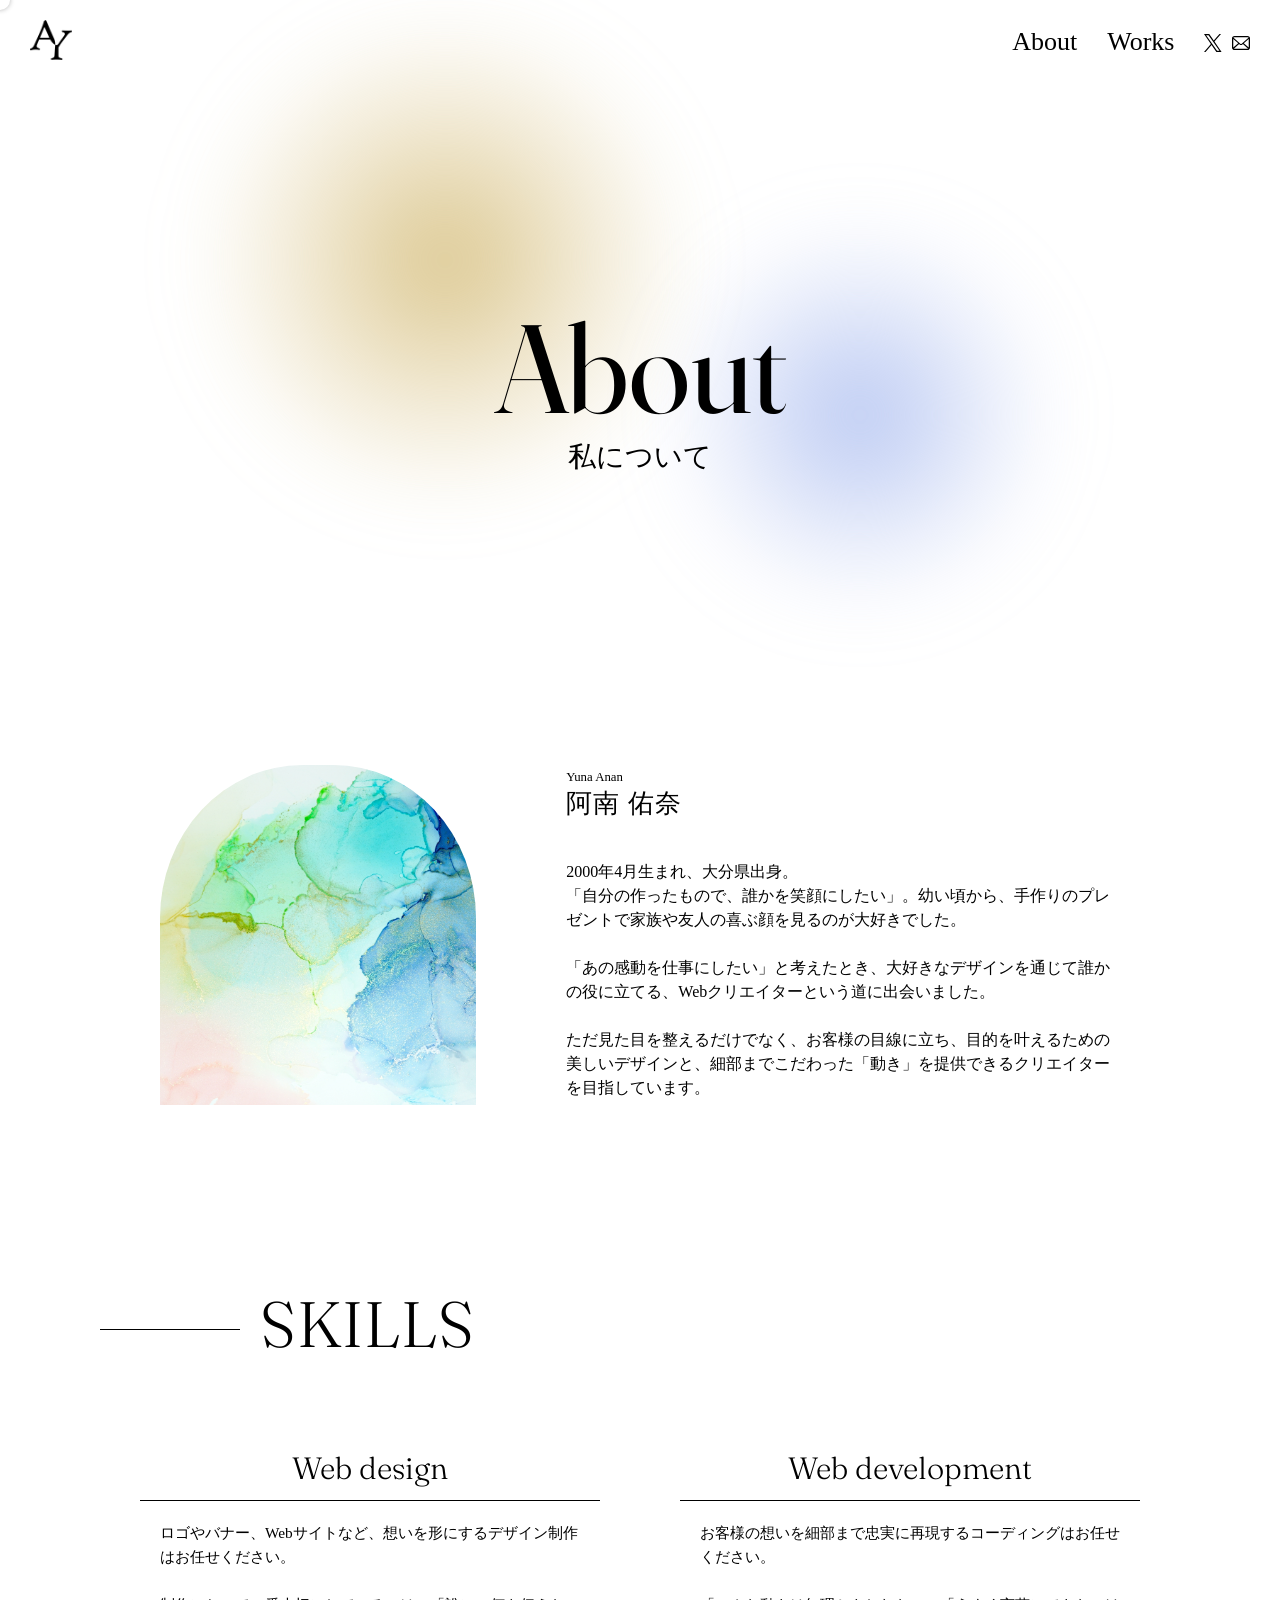
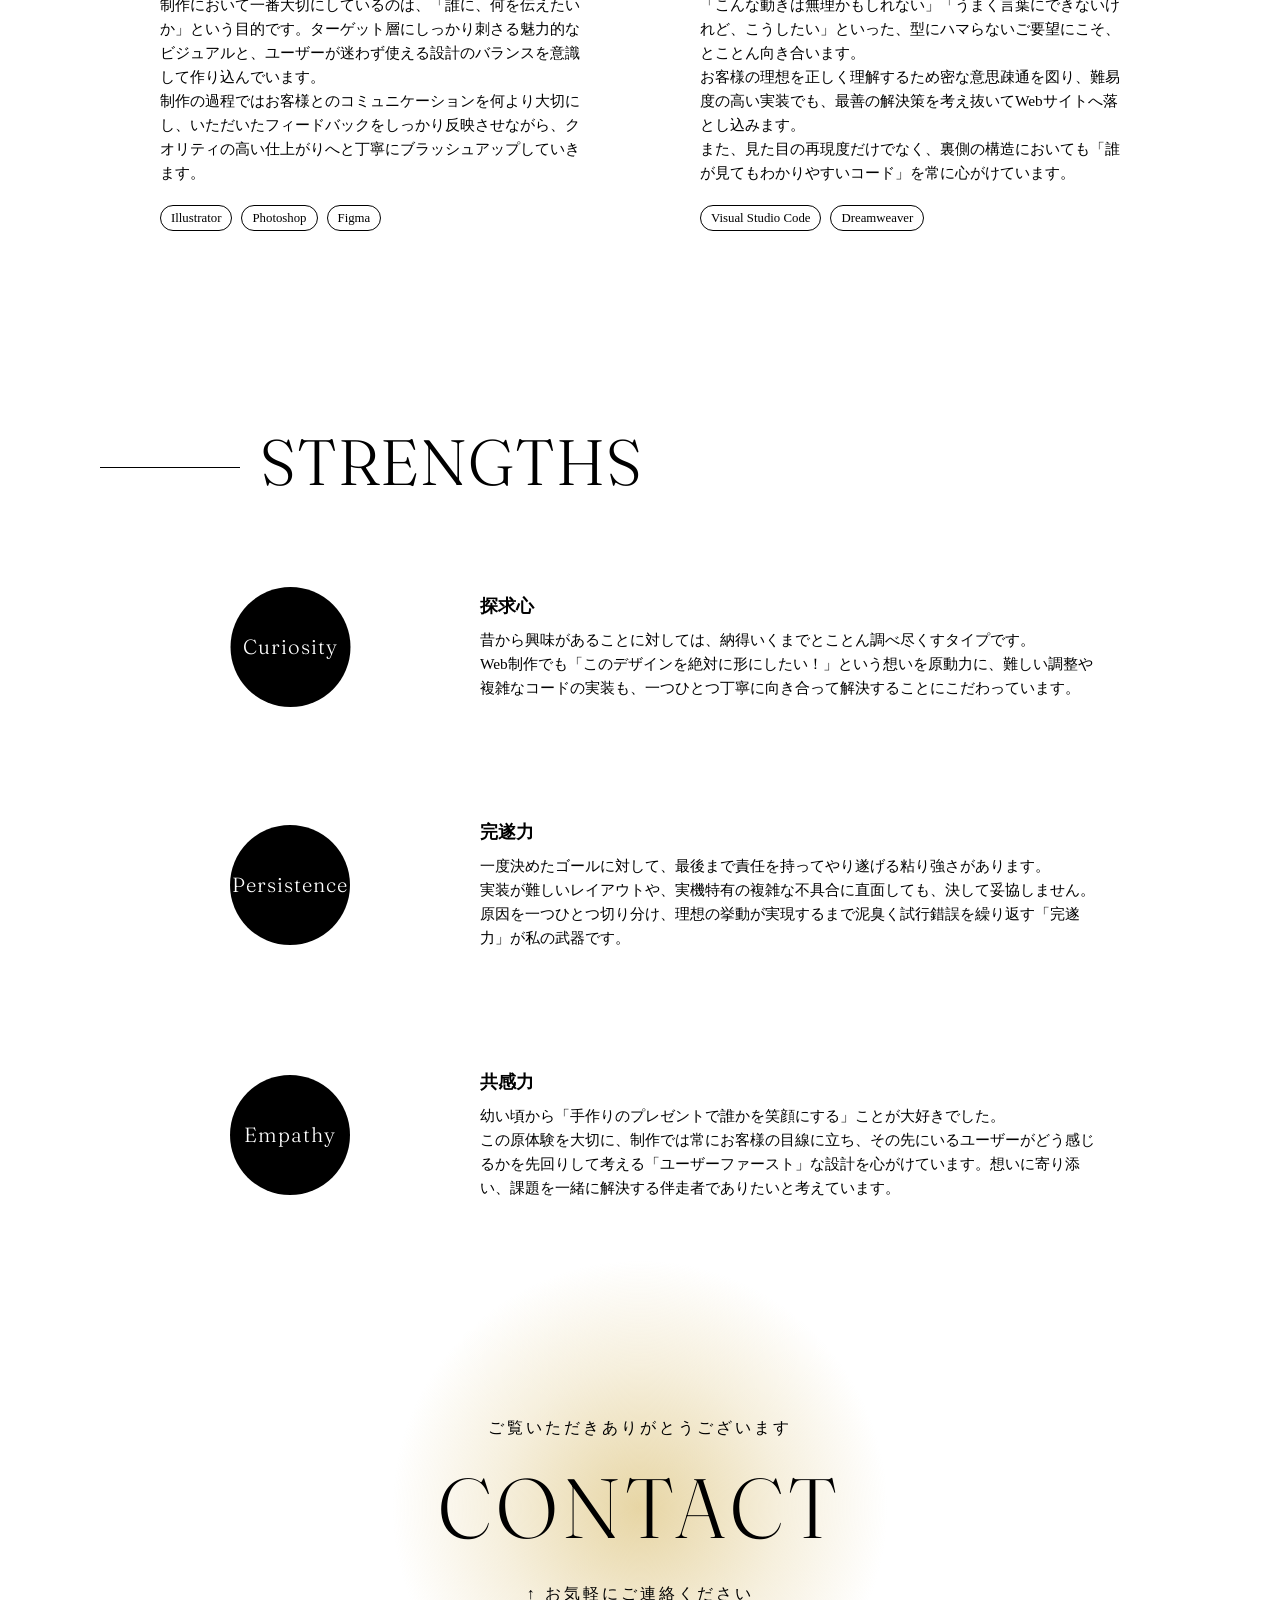
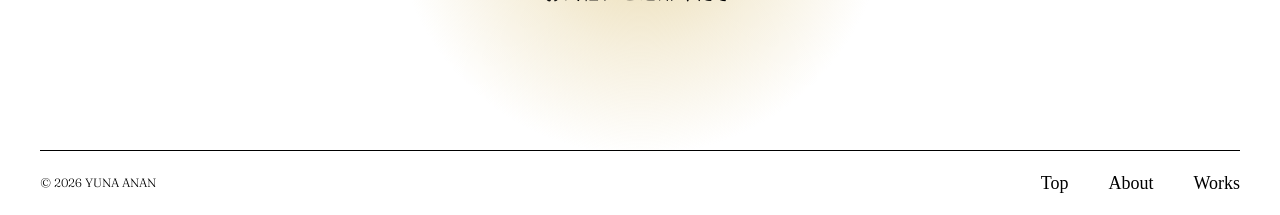
<file: about.html>
<!doctype html>
<html lang="ja">
<head>
<meta charset="utf-8">
<meta name = "viewport" content = "width = device-width, initial-scale=1, user-scalable=yes">
<meta name="description" content="yuna's portfolio_About page">
<meta property="og:url" content="http://www.mySite.com/">
<meta property="og:title" content="yuna anan">
<meta property="og:site_name" content="yuna anan">
<meta property="og:type" content="website">
<meta property="og:locale" content="ja-JP">
<meta property="og:image" content="image/common/favicon.ico">
<meta property="og:description" content="yuna'portfolio">
<meta name="twitter:card" content="summary">
<meta name="color-scheme" content="light">

<title>yuna anan</title>
<link rel="stylesheet" href="CSS/reset.css">
<link rel="stylesheet" href="CSS/common.css">
<link rel="stylesheet" href="CSS/about.css">
<link href="image/common/favicon.ico" rel="icon" type="image/x-icon">
<link rel="apple-touch-icon" href="image/common/apple-touch-icon.png">
<link rel="preconnect" href="https://fonts.googleapis.com">
<link rel="preconnect" href="https://fonts.gstatic.com" crossorigin>
<link href="https://fonts.googleapis.com/css2?family=Fraunces:ital,opsz,wght@0,9..144,400;1,9..144,400&family=Shippori+Mincho&display=swap" rel="stylesheet">
<script src="JS/common.js" defer></script>
<script src="JS/about.js" defer></script>
</head>

<body>
<header class="header">
    <div class="logo">
        <a href="index.html"><img src="image/top/header/logo.png" width="100"></a>
    </div>
    <div id="open-button" class="open-button"><span></span></div>
    <nav>
        <ul>
            <li class="none"><a href="index.html">Top</a></li>
            <li><a href="about.html">About</a></li>
            <li><a href="works.html">Works</a></li>
        </ul>
    <div class="icon">
        <div class="X">
        <a href="https://x.com/yun4_web?s=21">
            <svg width="1200" height="1227" viewBox="0 0 1200 1227" fill="none" xmlns="http://www.w3.org/2000/svg">
            <path d="M714.163 519.284L1160.89 0H1055.03L667.137 450.887L357.328 0H0L468.492 681.821L0 1226.37H105.866L515.491 750.218L842.672 1226.37H1200L714.137 519.284H714.163ZM569.165 687.828L521.697 619.934L144.011 79.6944H306.615L611.412 515.685L658.88 583.579L1055.08 1150.3H892.476L569.165 687.854V687.828Z" fill="black"/>
            </svg>
        </a>
        </div>
        <div class="mail">
        <a href="mailto:designnnn.yun4@gmail.com">
            <svg version="1.1" id="_x32_" xmlns="http://www.w3.org/2000/svg" xmlns:xlink="http://www.w3.org/1999/xlink" x="0px" y="0px" viewBox="0 0 512 512" xml:space="preserve">
            <g>
	        <path class="st0" d="M510.678,112.275c-2.308-11.626-7.463-22.265-14.662-31.054c-1.518-1.915-3.104-3.63-4.823-5.345
		c-12.755-12.818-30.657-20.814-50.214-20.814H71.021c-19.557,0-37.395,7.996-50.21,20.814c-1.715,1.715-3.301,3.43-4.823,5.345
		C8.785,90.009,3.63,100.649,1.386,112.275C0.464,116.762,0,121.399,0,126.087V385.92c0,9.968,2.114,19.55,5.884,28.203
		c3.497,8.26,8.653,15.734,14.926,22.001c1.59,1.586,3.169,3.044,4.892,4.494c12.286,10.175,28.145,16.32,45.319,16.32h369.958
		c17.18,0,33.108-6.145,45.323-16.384c1.718-1.386,3.305-2.844,4.891-4.43c6.27-6.267,11.425-13.741,14.994-22.001v-0.064
		c3.769-8.653,5.812-18.171,5.812-28.138V126.087C512,121.399,511.543,116.762,510.678,112.275z M46.509,101.571
		c6.345-6.338,14.866-10.175,24.512-10.175h369.958c9.646,0,18.242,3.837,24.512,10.175c1.122,1.129,2.179,2.387,3.112,3.637
		L274.696,274.203c-5.348,4.687-11.954,7.002-18.696,7.002c-6.674,0-13.276-2.315-18.695-7.002L43.472,105.136
		C44.33,103.886,45.387,102.7,46.509,101.571z M36.334,385.92V142.735L176.658,265.15L36.405,387.435
		C36.334,386.971,36.334,386.449,36.334,385.92z M440.979,420.597H71.021c-6.281,0-12.158-1.651-17.174-4.552l147.978-128.959
		l13.815,12.018c11.561,10.046,26.028,15.134,40.36,15.134c14.406,0,28.872-5.088,40.432-15.134l13.808-12.018l147.92,128.959
		C453.137,418.946,447.26,420.597,440.979,420.597z M475.666,385.92c0,0.529,0,1.051-0.068,1.515L335.346,265.221L475.666,142.8
		V385.92z" style="fill: rgb(0, 0, 0);"></path>
            </g>
            </svg>
        </a>
        </div>
    </div>
    </nav>
</header>
<div class="fixed-bg">
    <span class="ink-inner ink1"></span>
    <span class="ink-inner ink2"></span>
</div>
<section class="top_section">
    <div class="top_section_language">
        <h1 class="split-text-animation text">
            <span class="A-space">A</span>
            <span>b</span>
            <span>o</span>
            <span>u</span>
            <span>t</span>
        </h1>
        <h2 class="text">私について</h2>
    </div>
</section>
<section class="introduction section">
    <div class="introduction_flex">
        <div class="introduction_flex_left">
            <img src="image/top/24756271_m.jpg" alt="私の写真" width="100">
        </div>
        <div class="introduction_flex_right">
            <div class="name slide">
                <h4>Yuna Anan</h4>
                <h3>阿南 佑奈</h3>
            </div>
            <p class="slide">
                2000年4月生まれ、大分県出身。<br>
                「自分の作ったもので、誰かを笑顔にしたい」。幼い頃から、手作りのプレゼントで家族や友人の喜ぶ顔を見るのが大好きでした。<br><br>
                「あの感動を仕事にしたい」と考えたとき、大好きなデザインを通じて誰かの役に立てる、Webクリエイターという道に出会いました。<br><br>
                ただ見た目を整えるだけでなく、お客様の目線に立ち、目的を叶えるための美しいデザインと、細部までこだわった「動き」を提供できるクリエイターを目指しています。
            </p>
        </div>
    </div>
</section>
<section class="skills section">
    <div class="skills_wrapper">
        <h2 class="text slide">SKILLS</h2>
        <div class="skills_flex">
            <div class="design">
                <h3 class="text slide">Web design</h3>
                <p class="slide">
                    ロゴやバナー、Webサイトなど、想いを形にするデザイン制作はお任せください。<br><br>
                    制作において一番大切にしているのは、「誰に、何を伝えたいか」という目的です。ターゲット層にしっかり刺さる魅力的なビジュアルと、ユーザーが迷わず使える設計のバランスを意識して作り込んでいます。<br>
                    制作の過程ではお客様とのコミュニケーションを何より大切にし、いただいたフィードバックをしっかり反映させながら、クオリティの高い仕上がりへと丁寧にブラッシュアップしていきます。
                </p>
                <div class="tools slide">
                    <span>Illustrator</span>
                    <span>Photoshop</span>
                    <span>Figma</span>
                </div>
            </div>
            <div class="development">
                <h3 class="text slide">Web development</h3>
                <p class="slide">
                    お客様の想いを細部まで忠実に再現するコーディングはお任せください。<br><br>
                    「こんな動きは無理かもしれない」「うまく言葉にできないけれど、こうしたい」といった、型にハマらないご要望にこそ、とことん向き合います。<br>
                    お客様の理想を正しく理解するため密な意思疎通を図り、難易度の高い実装でも、最善の解決策を考え抜いてWebサイトへ落とし込みます。<br>
                    また、見た目の再現度だけでなく、裏側の構造においても「誰が見てもわかりやすいコード」を常に心がけています。
                </p>
                <div class="tools slide">
                    <span>Visual Studio Code</span>
                    <span>Dreamweaver</span>
                </div>
            </div>
        </div>
    </div>
</section>
<section class="strengths section">
    <div class="strengths_wrapper">
        <h2 class="text slide">STRENGTHS</h2>
        <div class="strengths_flex">
            <div class="strengths_flex_left">
                <h3 class="text">Curiosity</h3>
            </div>
            <div class="strengths_flex_right slide">
                <h4>探求心</h4>
                <p>昔から興味があることに対しては、納得いくまでとことん調べ尽くすタイプです。<br>
                    Web制作でも「このデザインを絶対に形にしたい！」という想いを原動力に、難しい調整や複雑なコードの実装も、一つひとつ丁寧に向き合って解決することにこだわっています。</p>
            </div>
        </div>
        <div class="strengths_flex">
            <div class="strengths_flex_left">
                <h3 class="text">Persistence</h3>
            </div>
            <div class="strengths_flex_right slide">
                <h4>完遂力</h4>
                <p>一度決めたゴールに対して、最後まで責任を持ってやり遂げる粘り強さがあります。<br>
                    実装が難しいレイアウトや、実機特有の複雑な不具合に直面しても、決して妥協しません。原因を一つひとつ切り分け、理想の挙動が実現するまで泥臭く試行錯誤を繰り返す「完遂力」が私の武器です。</p>
            </div>
        </div>
        <div class="strengths_flex">
            <div class="strengths_flex_left">
                <h3 class="text">Empathy</h3>
            </div>
            <div class="strengths_flex_right slide">
                <h4>共感力</h4>
                <p>幼い頃から「手作りのプレゼントで誰かを笑顔にする」ことが大好きでした。<br>
                    この原体験を大切に、制作では常にお客様の目線に立ち、その先にいるユーザーがどう感じるかを先回りして考える「ユーザーファースト」な設計を心がけています。想いに寄り添い、課題を一緒に解決する伴走者でありたいと考えています。</p>
            </div>
        </div>
    </div>
</section>
<footer class="footer">
    <div class="ink4"></div>
    <div class="contact">
        <p class="text up">ご覧いただきありがとうございます</p>
        <a href="mailto:designnnn.yun4@gmail.com" class="text">CONTACT</a>
        <p class="text down">↑ お気軽にご連絡ください</p>
    </div>
    <div class="up_line">
        <small class="text">© 2026 YUNA ANAN</small>
        <div class="site-map">
            <nav>
                <ul>
                    <li><a href="index.html">Top</a></li>
                    <li><a href="about.html">About</a></li>
                    <li><a href="works.html">Works</a></li>
                </ul>
            </nav>
        </div>
    </div>
</footer>
<div class="custom-cursor"></div>
</body>
</html>
</file>
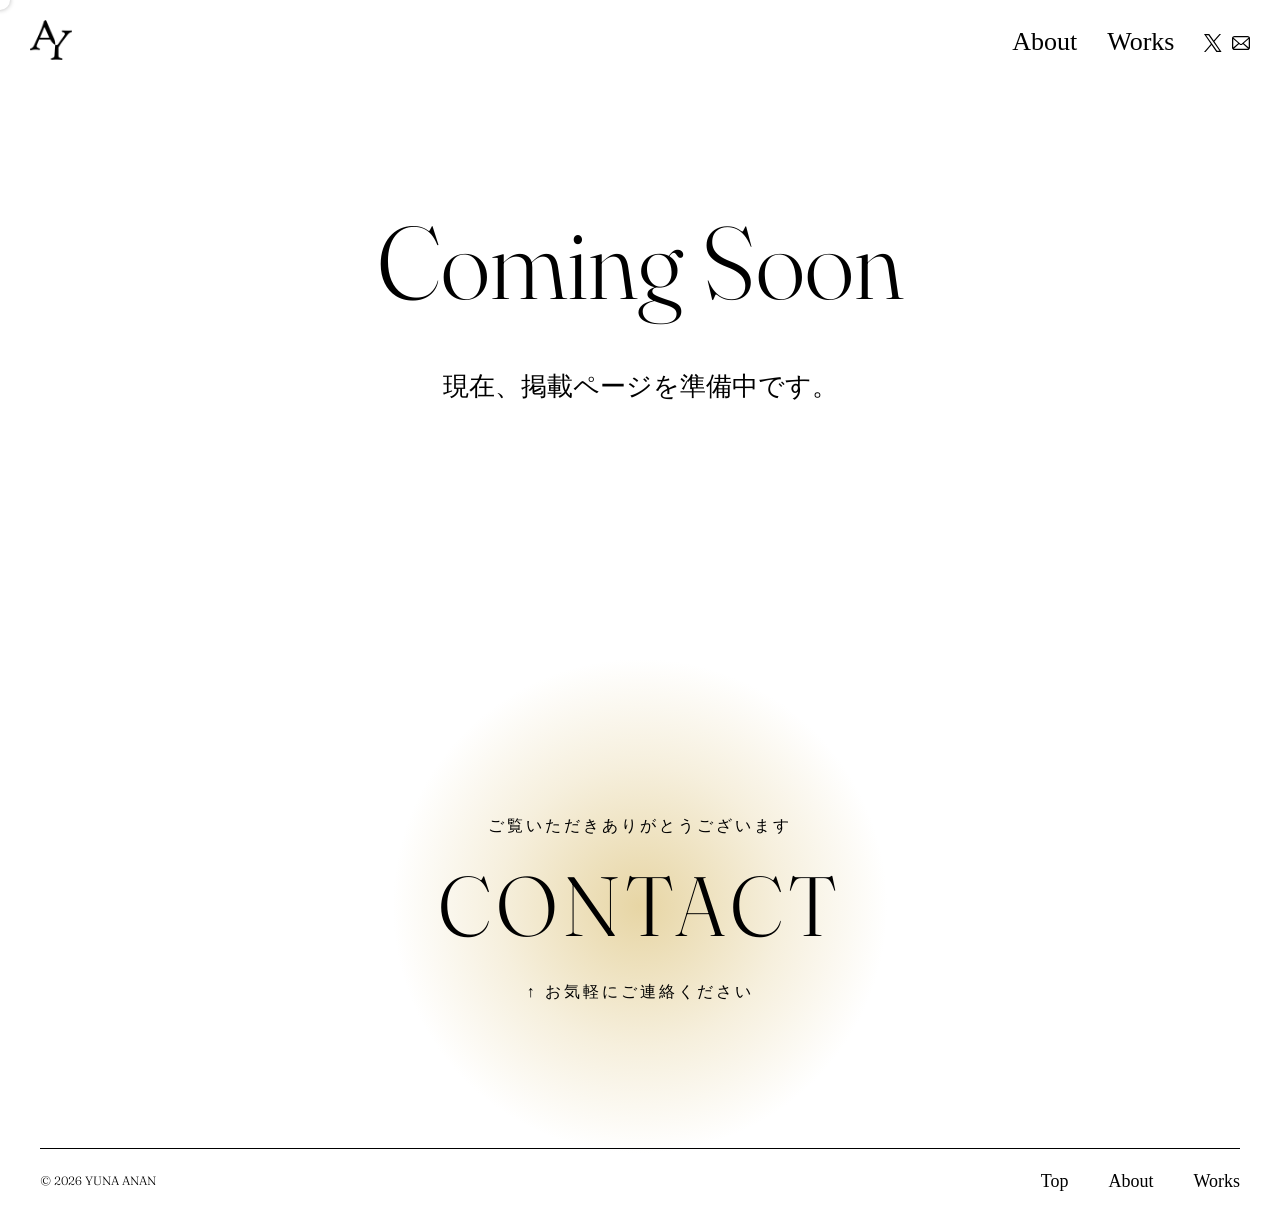
<file: yamanewataru.html>
<!doctype html>
<html lang="ja">
<head>
<meta charset="utf-8">
<meta name = "viewport" content = "width = device-width, initial-scale=1, user-scalable=yes">
<meta name="description" content="yuna's portfolio_About page">
<meta property="og:url" content="http://www.mySite.com/">
<meta property="og:title" content="yuna anan">
<meta property="og:site_name" content="yuna anan">
<meta property="og:type" content="website">
<meta property="og:locale" content="ja-JP">
<meta property="og:image" content="image/common/favicon.ico">
<meta property="og:description" content="yuna'portfolio">
<meta name="twitter:card" content="summary">
<meta name="color-scheme" content="light">

<title>yuna anan</title>
<link rel="stylesheet" href="CSS/reset.css">
<link rel="stylesheet" href="CSS/common.css">
<link rel="stylesheet" href="CSS/yamanewataru.css">
<link href="image/common/favicon.ico" rel="icon" type="image/x-icon">
<link rel="apple-touch-icon" href="image/common/apple-touch-icon.png">
<link rel="preconnect" href="https://fonts.googleapis.com">
<link rel="preconnect" href="https://fonts.gstatic.com" crossorigin>
<link href="https://fonts.googleapis.com/css2?family=Fraunces:ital,opsz,wght@0,9..144,400;1,9..144,400&family=Shippori+Mincho&display=swap" rel="stylesheet">
<script src="JS/common.js" defer></script>
<script src="JS/works_children.js" defer></script>
</head>

<body>
<header class="header">
    <div class="logo">
        <a href="index.html"><img src="image/top/header/logo.png" width="100"></a>
    </div>
    <div id="open-button" class="open-button"><span></span></div>
    <nav>
        <ul>
            <li class="none"><a href="index.html">Top</a></li>
            <li><a href="about.html">About</a></li>
            <li><a href="works.html">Works</a></li>
        </ul>
    <div class="icon">
        <div class="X">
        <a href="https://x.com/yun4_web?s=21">
            <svg width="1200" height="1227" viewBox="0 0 1200 1227" fill="none" xmlns="http://www.w3.org/2000/svg">
            <path d="M714.163 519.284L1160.89 0H1055.03L667.137 450.887L357.328 0H0L468.492 681.821L0 1226.37H105.866L515.491 750.218L842.672 1226.37H1200L714.137 519.284H714.163ZM569.165 687.828L521.697 619.934L144.011 79.6944H306.615L611.412 515.685L658.88 583.579L1055.08 1150.3H892.476L569.165 687.854V687.828Z" fill="black"/>
            </svg>
        </a>
        </div>
        <div class="mail">
        <a href="mailto:designnnn.yun4@gmail.com">
            <svg version="1.1" id="_x32_" xmlns="http://www.w3.org/2000/svg" xmlns:xlink="http://www.w3.org/1999/xlink" x="0px" y="0px" viewBox="0 0 512 512" xml:space="preserve">
            <g>
	        <path class="st0" d="M510.678,112.275c-2.308-11.626-7.463-22.265-14.662-31.054c-1.518-1.915-3.104-3.63-4.823-5.345
		c-12.755-12.818-30.657-20.814-50.214-20.814H71.021c-19.557,0-37.395,7.996-50.21,20.814c-1.715,1.715-3.301,3.43-4.823,5.345
		C8.785,90.009,3.63,100.649,1.386,112.275C0.464,116.762,0,121.399,0,126.087V385.92c0,9.968,2.114,19.55,5.884,28.203
		c3.497,8.26,8.653,15.734,14.926,22.001c1.59,1.586,3.169,3.044,4.892,4.494c12.286,10.175,28.145,16.32,45.319,16.32h369.958
		c17.18,0,33.108-6.145,45.323-16.384c1.718-1.386,3.305-2.844,4.891-4.43c6.27-6.267,11.425-13.741,14.994-22.001v-0.064
		c3.769-8.653,5.812-18.171,5.812-28.138V126.087C512,121.399,511.543,116.762,510.678,112.275z M46.509,101.571
		c6.345-6.338,14.866-10.175,24.512-10.175h369.958c9.646,0,18.242,3.837,24.512,10.175c1.122,1.129,2.179,2.387,3.112,3.637
		L274.696,274.203c-5.348,4.687-11.954,7.002-18.696,7.002c-6.674,0-13.276-2.315-18.695-7.002L43.472,105.136
		C44.33,103.886,45.387,102.7,46.509,101.571z M36.334,385.92V142.735L176.658,265.15L36.405,387.435
		C36.334,386.971,36.334,386.449,36.334,385.92z M440.979,420.597H71.021c-6.281,0-12.158-1.651-17.174-4.552l147.978-128.959
		l13.815,12.018c11.561,10.046,26.028,15.134,40.36,15.134c14.406,0,28.872-5.088,40.432-15.134l13.808-12.018l147.92,128.959
		C453.137,418.946,447.26,420.597,440.979,420.597z M475.666,385.92c0,0.529,0,1.051-0.068,1.515L335.346,265.221L475.666,142.8
		V385.92z" style="fill: rgb(0, 0, 0);"></path>
            </g>
            </svg>
        </a>
        </div>
    </div>
    </nav>
</header>
<div class="delete">
<h1 class="text">Coming Soon</h1>
<p class="text">現在、掲載ページを準備中です。</p>
</div>
<!--
<section class="top_section">
    <span class="ink-inner ink1"></span>
    <div class="title">
        <h1 class="text slide">Yamane Wataru</h1>
        <h2 class="text slide">山根 航海</h2>
    </div>
</section>
<section class="main_section">
    <div class="main_section_wrapper">
        <img class="blur-fade-in" src="image/works/山根 航海 様/work2.png" alt="">
        <p class="slide">
            童話「赤ずきん」をモチーフにした隠れ家BARの架空Webサイト。<br>
            オリジナルのカクテルやこだわりの店内装飾によって生み出される、「まるで自分自身が物語の主人公（赤ずきん）になったかのような非日常感」を、Web上でも体感できるように設計しました。
        </p>
        <div class="url">
            <a href="https://yun4-o0.github.io/" class="text">View Site</a>
        </div>
        <div class="info">
            <dl class="slide">
                <dt class="text">ターゲット</dt>
                <dd>
                    20〜40代の女性<br>
                    非日常的な空間でお酒を楽しみたいカップルやご夫婦
                </dd>
            </dl>
            <dl class="slide">
                <dt class="text">課題</dt>
                <dd>InstagramなどのSNS発信だけでは、店舗の奥深い世界観や、細やかなサービスの魅力が十分に伝えきれていない。</dd>
            </dl>
            <dl class="slide">
                <dt class="text">目的</dt>
                <dd>Webサイトを通じて店舗のディープな世界観とサービス内容を明確に伝え、「実際にこの空間へ行ってみたい」と感じる新規顧客の来店を促進する。</dd>
            </dl>
            <dl class="slide">
                <dt class="text">情報設計</dt>
                <dd>お店最大の魅力である「空間」の雰囲気を視覚的に伝えるため、インテリアに焦点を当てたセクションを作成しました。また、ユーザーの興味が高まったタイミングで自然に「システム・サービスページ」へ遷移できるよう、導線となるボタンを大きく印象的に配置し、迷わせない設計にしています。</dd>
            </dl>
            <dl class="slide">
                <dt class="text">デザインプロセス</dt>
                <dd>サイトを訪れた瞬間から、ユーザーが赤ずきんとして「深い森の中へと足を踏み入れていく」ような没入感を生み出すことにこだわりました。スクロールに合わせて物語を読み進めるような文章配置やアニメーションを取り入れ、店舗のミステリアスで魅力的な世界観をUI/UXデザインで表現しています。</dd>
            </dl>
            <dl class="slide">
                <dt class="text">制作期間</dt>
                <dd>
                    約1ヶ月<br><br>
                    <span>・企画 / WF</span>
                    　　2日<br>
                    <span>・デザイン</span>
                    　　1週間<br>
                    <span>・コーディング</span>
                    1週間<br>
                </dd>
            </dl>
            <dl class="slide">
                <dt class="text">使用ツール</dt>
                <dd>Photoshop　/　Visual Studio Code</dd>
            </dl>
        </div>
        <div class="pc_mockup">
            <video src="image/barzukin/pc_mockup.mp4" autoplay loop muted playsinline></video>
        </div>
        <div class="device_mockup">
            <video src="image/barzukin/device_mockup.mp4" autoplay loop muted playsinline></video>
        </div>
        <div class="url2">
            <a href="works.html" class="text">All Works</a>
        </div>
    </div>
</section>
-->
<footer class="footer">
    <div class="ink4"></div>
    <div class="contact">
        <p class="text up">ご覧いただきありがとうございます</p>
        <a href="mailto:designnnn.yun4@gmail.com" class="text">CONTACT</a>
        <p class="text down">↑ お気軽にご連絡ください</p>
    </div>
    <div class="up_line">
        <small class="text">© 2026 YUNA ANAN</small>
        <div class="site-map">
            <nav>
                <ul>
                    <li><a href="index.html">Top</a></li>
                    <li><a href="about.html">About</a></li>
                    <li><a href="works.html">Works</a></li>
                </ul>
            </nav>
        </div>
    </div>
</footer>
<div class="custom-cursor"></div>
</body>
</html>
</file>
<file: CSS/common.css>
@charset "utf-8";
/* CSS Document */
html {
    font-size: 62.5%; /* 16px * 62.5% = 10px */
    width: 100%;
    overflow-x: clip;
    scroll-behavior: smooth;
}
/* Chrome / Edge / Safari */
html::-webkit-scrollbar {
    display: none;
}
/* Firefox */
html {
    scrollbar-width: none;
}
/* IE */
html {
    -ms-overflow-style: none;
}
body {
    background-color: #FFF;
    font-family: "Shippori Mincho" serif;
    color: #000; /* RGB */
    font-weight: 300;
    font-size: 1.6em;
    line-height: 2.4rem;
    text-align: center;
    margin: 0;
}
body, a, button {
    cursor: none; 
}
.custom-cursor {
    position: fixed;
    top: 0;
    left: 0;
    width: 20px;
    height: 20px;
    border-radius: 50%;
    background: rgba(255, 255, 255, 0.1);
    backdrop-filter: blur(5px); 
    -webkit-backdrop-filter: blur(5px);
    box-shadow: 0 0 5px rgba(0, 0, 0, 0.3); 
    pointer-events: none;
    z-index: 10000;

    will-change: transform;
    transform: translate(-50%, -50%) scale(1); 
    transition: transform 0.2s ease, box-shadow 0.2s ease;
}
.text {
    font-family: "Fraunces", serif;
    font-weight: 300;
}
section h2 {
    font-size: 2.4rem;
}
a:hover {
    opacity: 0.5;
}
*, *:before, *:after {
    box-sizing: border-box;
}
.site-wrapper {
    width: 100%;
    overflow: hidden;
}
/* header */
.none {
    display: none;
}
header {
    height: 80px;
    width: 100%;
    position: fixed;
    top: 0;
    left: 0;
    z-index: 10;
    overflow: hidden;
}
header .logo {
    position: absolute;
    top: 20px;
    left: 30px;
    z-index: 10000;
}
header .logo a,img {
    height: 40px;
    width: auto;
}
header nav {
    display: flex;
    position: absolute;
    top: 30px;
    right: 30px;
}
header nav ul {
    list-style: none;
    display: flex;
}
header nav ul li {
    margin-left: 30px;
}
header nav ul li a {
    font-size: 2.6rem;
    text-decoration: none;
    color: #000;
}
header .icon {
    display: flex;
    margin-top: 4px;
}
header .icon svg {
    height: 18px;
    width: auto;
    margin-left: 10px;
}
header .X {
    margin-left: 20px;
}

@media(max-width:980px){
header .logo {
    position: absolute;
    top: 15px;
    left: 20px;
}
.open-button {
    position: absolute;
    top: 20px;
    right: 20px;
    width: 35px;
    height: 35px;
    cursor: pointer;
    z-index: 10000;
}
.open-button span,
.open-button span::before,
.open-button span::after {
    position: absolute; 
    height: 1px;
    width: 35px;
    border-radius: 3px;
    background-color: #000;
    display: block;
    content: "";
    transition: all 0.4s ease;
}
.open-button span {
    top: 17px;
    opacity: 1;
}
.open-button ::before {
    top: -10px;
}
.open-button ::after {
    top: 10px;
}
.header nav {
    z-index: 1000;
    position: fixed;
    top: -100%;
    right: 0;
    background-color: rgba(255, 255, 255, 0.3);
    backdrop-filter: blur(15px);
    -webkit-backdrop-filter: blur(10px);
    width: 100%;
    height: 100vh;
    transition: top 1.4s cubic-bezier(0.22, 1, 0.36, 1);
}
nav.is-active {
    top: 0;
}
.open-button.is-active span {
    background-color: transparent;
}
.open-button.is-active ::before {
    top: 0;
    transform: rotate(45deg);
}
.open-button.is-active ::after {
    top: 0;
    transform: rotate(-45deg);
}
.none {
    display: block;
}
.header nav ul {
    display: block;
    position: absolute;
    top: 50%;
    left: 50%;
    transform: translate(-50%,-50%);
}
.header nav ul li {
    margin: 0 0 50px 0;
}
.header nav ul li:last-child {
    margin: 0;
}
.header nav ul li a {
    font-size: 8vw;
    text-decoration: none;
    color: #000;
}
header .icon {
    position: absolute;
    bottom: 5%;
    right: 5%;
}
header .icon svg {
    margin: 0;
    height: 25px;
    margin-right: 15px;
}
}
/* footer */
.footer{
    padding: 400px 24px 0 24px;
    position: relative;
    overflow: hidden;
}
.ink4 {
    background: #E1CB8E;
    position: absolute;
    top: 50%;
    left: 50%;
    transform: translate(-50%, -50%);
    width: 500px;
    height: 500px;
    background:
    radial-gradient(circle,
        rgba(225, 203, 142, 0.8) 0%,
        rgba(225, 203, 142, 0.3) 40%,
        rgba(225, 203, 142, 0) 70%
    );
    z-index: -1;
}
.contact a {
    font-size: 8.4rem;
    color: #000;
    text-decoration: none;
    position: absolute;
    top: 50%;
    left: 50%;
    transform: translate(-50%, -50%);
    letter-spacing: 5px;
}
.contact p {
    letter-spacing: 3px;
}
.contact .up {
    position: absolute;
    top: 35%;
    left: 50%;
    transform: translateX(-50%);
}
.contact .down {
    position: absolute;
    top: 62%;
    left: 50%;
    transform: translateX(-50%);
}
.up_line {
    border-top: solid 1px #000;
    max-width: 1200px;
    margin: 150px auto 0 auto;
    padding: 20px 0;
    display: flex;
    justify-content: space-between;
}
.footer small{
    display: block;
    font-size: 1.2rem;
    text-align: left;
}
.footer ul{
    display: flex;
}
.footer ul li{
    font-size: 1.8rem;
    padding-right: 40px;
}
.footer ul li:last-child{
    padding-right: 0;
}
.footer ul li a{
    text-decoration: none;
    color: #000;
}
@media(max-width:980px) {
    .contact a {
        font-size: clamp( 4.8rem, 15vw, 5.3rem);
    }
    .contact p {
        letter-spacing: 0;
        font-size: 1.6rem;
        white-space: nowrap;
    }
    .footer ul li{
        font-size: 1.6rem;
        padding-right: 25px;
}
}
</file>
<file: CSS/about.css>
@charset "utf-8";
/* CSS Document */
.fixed-bg {
    position: fixed;
    top: 0;
    left: 0;
    width: 100%;
    height: 100vh;
    z-index: -100;
    pointer-events: none;
    overflow-x: clip;
    clip-path: inset(0);
    transform: translateZ(0);
    opacity: 1; 
    transition: opacity 0.5s ease-in-out;
}
.fixed-bg.is-hidden {
    opacity: 0 !important; 
    transition: opacity 1s ease-in-out !important; 
    pointer-events: none; 
}
.ink-inner {
    position: absolute;
    width: 220px;
    height: 220px;
    filter: blur(22px) saturate(150%);
    mix-blend-mode: multiply;
    display: block;

    opacity: 0;
    transform: scale(0);
    -webkit-backface-visibility: hidden;
    backface-visibility: hidden;
    will-change: transform, opacity, filter;
}
/* 左上 */
.ink1 {
    background: #cab887;
    width: 250px;
    height: 250px;
    position: absolute;
    top: 15%;
    left: 25%;
    background:
    radial-gradient(circle,
        rgba(202, 184, 135, 0.8) 0%,
        rgba(202, 184, 135, 0.3) 40%,
        rgba(202, 184, 135, 0) 70%
    );
    animation:
    inkSpread 2.5s ease-out 0s forwards,
    float1 12.5s ease-in-out infinite 4s;
}

/* 右上 */
.ink2 {
    background: #acb9de;
    position: absolute;
    top: 35%;
    right: 25%;
    width: 200px;
    height: 200px;
    background:
    radial-gradient(circle,
        rgba(172, 185, 222, 0.8) 0%,
        rgba(172, 185, 222, 0.3) 40%,
        rgba(172, 185, 222, 0) 70%
    );
    animation:
    inkSpread 2.5s ease-out 0.5s forwards,
    float2 15s ease-in-out infinite 4s;
}

.slide {
    opacity: 0; 
    transform: translateY(30px); 
    transition: opacity 0.6s ease, transform 0.6s ease;
}

.slide.show {
    opacity: 1;
    transform: translateY(0);
}
.slide:nth-child(1) { transition-delay: 0.2s; }
.slide:nth-child(2) { transition-delay: 0.4s; }
.slide:nth-child(3) { transition-delay: 0.6s; }

.top_section {
    width: 100%;
    height: 85vh;
    position: relative;
}
.top_section_language {
    position: absolute;
    top: 50%;
    left: 50%;
    transform: translate(-50%,-50%);
}
.split-text-animation {
    display: flex;
    font-size: 9.8vw;
    line-height: 1.1;
    font-weight: 400;
    padding-top: 10px;
    overflow: hidden;
}
.split-text-animation span {
    display: inline-block;
    transform: translateY(100%); 
    animation: reveal-antara 2s cubic-bezier(0.16, 1, 0.3, 1) forwards;
}
.split-text-animation span:nth-child(1) { animation-delay: 0.0s; }
.split-text-animation span:nth-child(2) { animation-delay: 0.05s; }
.split-text-animation span:nth-child(3) { animation-delay: 0.10s; }
.split-text-animation span:nth-child(4) { animation-delay: 0.15s; }
.split-text-animation span:nth-child(5) { animation-delay: 0.20s; }

.A-space {
    margin-right: -0.02em;
}
.top_section h2 {
    font-size: 2.2vw;
    line-height: 1.4;
}
@media(max-width:980px) {
    .ink1 {
        width: 180px;
        height: 180px;
        top: 20%;
        left: 15%;
    }
    .ink2 {
        width: 140px;
        height: 140px;
        top: 55%;
        right: 15%;
    }
    .top_section h1 {
        font-size: 16vw;
    }
    .top_section h2 {
        font-size: 4vw;
    }
}
.section {
    margin: 200px 100px 0 100px ;
}
.introduction.section {
    margin: 0 160px;
}
.section h2 {
    font-size: 5vw;
    text-align: left;
    display: flex;
    align-items: center;
    gap: 20px;
    letter-spacing: 1px;
}
.section h2::before {
    display: block;
    content: "";
    width: 140px;
    height: 1px;
    background: #000;
    transform: translateY(5px);
}
.introduction_flex {
    display: flex;
    max-width: 1200px;
    width: 100%;
    margin: 0 auto 100px auto;
}
.introduction_flex_left {
    width: 40%;
}
.introduction_flex_left img {
    width: 100%;
    height: 340px;
    object-fit: cover;
    border-radius: 45% 45% 0 0;
}
.introduction_flex_right {
    width: 70%;
    margin-left: 90px;
    text-align: left;
}
.introduction .name {
    margin-bottom: 40px;
    text-align: left;
}
.name h3 {
    font-size: 2vw;
    font-weight: 500;
    letter-spacing: 1px;
    line-height: 1.2;
}
.name h4 {
    font-size: 1vw;
    font-weight: 400;
}
.introduction_flex_right p {
    font-weight: 500;
}
@media(max-width:980px){
    .section {
        margin: 120px 0 0 0;
        padding: 0 24px;
    }
    .introduction.section {
        margin: 0;
    }
    .section h2 {
        font-size: 10vw;
        gap: 10px;
    }
    .section h2::before {
        width: 60px;
    }
    .introduction_flex {
        flex-direction: column;
        align-items: center;
    }
    .introduction_flex_left {
        width: 100%;
        margin-bottom: 40px;
    }
    .introduction_flex_left img {
        width: 70%;
        height: 38vh;
    }
    .introduction_flex_right {
        width: 100%;
        margin: 0;
    }
    .introduction .name {
        margin-bottom: 30px;
    }
    .name h3 {
        font-size: 5vw;
        font-weight: 500;
    }
    .name h4 {
        font-size: 3.4vw;
    }
    .introduction_flex_right p {
        font-size: 3.4vw;
        line-height: 1.7;
    }
}
.skills_wrapper, .strengths_wrapper {
    width: 100%;
    max-width: 1200px;
    margin: 0 auto;
}
.skills_flex {
    display: flex;
    margin-top: 100px;
}
.design {
    width: 50%;
    margin: 0 40px 0 20px;
}
.development {
    width: 50%;
    margin-right: 20px;
}
.design, .development {
    background-color: rgba(255, 255, 255, 0);
    backdrop-filter: blur(10px);
    padding: 20px;
}
.skills_flex h3 {
    font-size: 2.4vw;
    margin-bottom: 20px;
}
.skills_flex p {
    font-size: 1.2vw;
    border-top: 1px solid #000;
    padding: 20px 20px 0 20px;
    text-align: left;
    font-weight: 500;
}
.tools {
    margin-top: 20px;
    text-align: left;
    padding-left: 20px;
}
.tools span {
    font-size: 1vw;
    border: 1px solid #000;
    border-radius: 20px;
    padding: 5px 10px;
    margin-right: 5px;
}
@media(max-width:980px) {
    .skills_flex {
        flex-direction: column;
        margin-top: 60px;
        align-items: center;
    }
    .design {
        width: 100%;
        margin: 0 0 60px 0;
    }
    .development {
        width: 100%;
        margin-right: 0;
    }
    .design, .development {
        padding: 10px;
    }
    .skills_flex h3 {
        font-size: 5.5vw;
    }
    .skills_flex p {
        font-size: 3.4vw;
        padding: 20px 10px 0 10px;
        line-height: 1.7;
    }
    .tools {
        margin-top: 15px;
        padding-left: 10px;
    }
    .tools span {
        font-size: 3vw;
    }
}
.strengths_flex {
    display: flex;
    margin-top: 100px;
    padding: 20px 40px 0 40px;
}
.strengths_flex_left {
    width: 30%;
    display: inline-block;
    position: relative;
}
.strengths_flex_left h3 {
    position: absolute;
    top: 50%;
    left: 50%;
    transform: translate(-50%, -50%);
    color: #fff;
    font-size: 1.6vw;
    letter-spacing: 1px;
}
.strengths_flex_left h3::before {
    content: "";
    position: absolute;
    width: 120px;
    height: 120px;
    background-color: #000;
    border-radius: 50%;
    top: 50%;
    left: 50%;
    transform: translate(-50%, -50%);
    z-index: -1;
}
.strengths_flex_right {
    width: 70%;
    text-align: left;
    padding: 0 40px;
}
.strengths_flex_right h4 {
    font-size: 1.4vw;
    font-weight: 600;
    margin-bottom: 10px;
}
.strengths_flex_right p {
    font-size: 1.2vw;
    font-weight: 500;
}
@media(max-width:980px) {
    .strengths_flex {
        flex-direction: column;
        padding: 0;
    }
    .strengths_flex_left h3 {
        font-size: 4vw;
    }
    .strengths_flex_left h3::before {
        width: 100px;
        height: 100px;
    }
    .strengths_flex_right {
        width: 100%;
        padding: 0;
        margin: 80px 0 0 10px;
    }
    .strengths_flex_right h4 {
        font-size: 4vw;
    }
    .strengths_flex_right p {
        font-size: 3.4vw;
        line-height: 1.7;
    }
}
/* ===== animation ===== */
@keyframes inkSpread {
    0% {
        transform: scale(0.15);
        opacity: 0;
        filter: blur(26px) saturate(150%);
    }

    25% {
        opacity: 0.25;
    }

    60% {
        opacity: 1;
    }

    100% {
        transform: scale(2);
        opacity: 1;
        filter: blur(18px) saturate(145%);
    }
}
@keyframes float1 {
    0% { transform: translate(0, 0) scale(2); }
    33% { transform: translate(-60px, -50px) scale(2); } /* translate(60px)を(-60px)に反転 */
    66% { transform: translate(-120px, 60px) scale(2); } /* translate(120px)を(-120px)に反転 */
    100% { transform: translate(0, 0) scale(2); }
}
@keyframes float2 {
    0% { transform: translate(0, 0) scale(2); }
    33% { transform: translate(60px, -50px) scale(2); }
    66% { transform: translate(120px, 60px) scale(2); }
    100% { transform: translate(0, 0) scale(2); }
}
@keyframes reveal-antara {
    0% {
        transform: translateY(110%) rotate(5deg); 
    }
    100% {
        transform: translateY(0) rotate(0deg); 
    }
}
</file>
<file: CSS/yamanewataru.css>
@charset "utf-8";
/* CSS Document */
.top_section {
    width: 100%;
    height: 85vh;
    position: relative;
}
.ink-inner {
    position: absolute;
    width: 220px;
    height: 220px;
    filter: blur(22px) saturate(150%);
    mix-blend-mode: multiply;
    display: block;

    opacity: 0;
    transform: scale(0);
    -webkit-backface-visibility: hidden;
    backface-visibility: hidden;
    will-change: transform, opacity, filter;
}
.ink1 {
    background: rgba(0, 0, 0, 0.8);
    width: 240px;
    height: 240px;
    position: absolute;
    top: 18%;
    left: 5%;
    z-index: -1;
    background:
    radial-gradient(circle,
        rgba(0, 0, 0, 0.8) 0%,
        rgba(0, 0, 0, 0.3) 40%,
        rgba(0, 0, 0, 0) 70%
    );
    animation:
    inkSpread 2.5s ease-out 0s forwards,
    float1 12.5s ease-in-out infinite 4s;
}
.title {
    position: absolute;
    top: 50%;
    left: 15%;
}
.top_section h1 {
    display: block;
    font-size: 10vw;
    font-weight: 300;
}
.top_section h2 {
    font-size: 3vw;
    font-weight: 300;
    margin: 80px -90px 0 0;
    text-align: right;
}

.slide {
    opacity: 0; 
    transform: translateY(30px); 
    transition: opacity 0.6s ease, transform 0.6s ease;
}

.slide.show {
    opacity: 1;
    transform: translateY(0);
}
.slide:nth-child(1) { transition-delay: 0.2s; }
.slide:nth-child(2) { transition-delay: 0.4s; }
.slide:nth-child(3) { transition-delay: 0.6s; }
.slide:nth-child(4) { transition-delay: 0.8s; }
.slide:nth-child(5) { transition-delay: 1.0s; }
.slide:nth-child(6) { transition-delay: 1.2s; }
.slide:nth-child(7) { transition-delay: 1.4s; }
.slide:nth-child(8) { transition-delay: 1.6s; }

@media(max-width:980px) {
    .ink1 {
        width: 100px;
        height: 100px;
        top: 55%;
        left: 10%;
    }
    .top_section h1 {
        font-size: 15vw;
        top: 50%;
        left: 18%;
        transform: translate(-50%, -50%);
    }
}

/* ページ作成出来たら消すこと！！ */
.delete h1 {
    font-size: 8vw;
    margin-top: 250px;
}
.delete p {
    font-size: 2vw;
    margin: 100px 0 200px 0;
}
@media(max-width:980px) {
    .delete h1 {
        margin-top: 300px;
        font-size: 10vw;
    }
    .delete p {
        font-size: 4vw;
        margin: 20px 0 400px 0;
    }
}
/* ここまで消す */

.main_section {
    margin: 0 100px;
}
.main_section_wrapper {
    width: 100%;
    max-width: 1200px;
    margin: 0 auto;
}
.main_section_wrapper img {
    width: 80%;
    height: 475px;
    object-fit: cover;
    margin-bottom: 60px;
}
.blur-fade-in {
    filter: blur(20px);
    opacity: 0;
    transform: translateY(20px); 
    transition: filter 1.5s ease-out, opacity 1.5s ease-out, transform 1.5s ease-out;
}
.blur-fade-in.is-active {
    filter: blur(0);
    opacity: 1;
    transform: translateY(0);
}
.main_section_wrapper p {
    width: 80%;
    margin: 0 auto 100px auto;
    text-align: left;
    font-size: 1.2vw;
    line-height: 1.6;
}
.url {
    margin: 100px 0 100px 630px;
}
.url a {
    position: relative;
    display: flex;
    align-items: center;
    gap: 20px;
    text-decoration: none;
    color: #000;
    font-size: 3vw;
}
.url a::after {
    content: "";
    width: 120px;
    height: 1px;
    background: #000;
}
.url a::before {
    content: "";
    position: absolute;
    width: 150px;
    height: 150px;
    right: 70px;
    background: radial-gradient(
        circle,
        rgba(142, 164, 225, 0.8) 0%,
        rgba(142, 164, 225, 0.3) 40%,
        rgba(142, 164, 225, 0) 70%
    );
    border-radius: 50%;
    filter: blur(20px);

    opacity: 0;
    transform: scale(0.6);
    transition: opacity 0.6s ease, transform 0.6s ease;

    z-index: -1;
}
.url a:hover {
    opacity: 1;
}
.url a:hover::before {
    opacity: 1;
    transform: scale(1);
}
.info {
    width: 80%;
    margin: 0 auto;
    text-align: left;
}
.info dl {
    display: flex;
    margin-bottom: 60px;
    border-bottom: 1px solid #000;
    padding-bottom: 60px;
}
.info dl:first-child {
    border-top:  1px solid #000;
    padding-top: 60px;
}
.info dl:last-child {
    margin-bottom: 100px;
}
.info dl dt {
    width: 20%;
    font-size: 1.3vw;
    font-weight: 500;
}
.info dl dd {
    width: 80%;
    font-size: 1.2vw;
    line-height: 1.6;
}
.info dl dd span {
    margin-right: 40px;
}
.pc_mockup {
    width: 80%;
    aspect-ratio: 15.5 / 9;
    margin: 0 auto 100px auto;
    border: 16px solid #222;
    border-radius: 12px 12px 0 0;
    border-bottom: 24px solid #ccc;
    overflow: hidden;
    background-color: #000;
    position: relative;
}
.pc_mockup video {
    position: absolute;
    top: 0;
    left: 0;
    width: 100%;
    height: 100%;
    object-fit: cover;
    display: block;
}
.device_mockup {
    width: 30%;
    aspect-ratio: 9 / 16;
    margin: 0 auto 60px auto;
    border: 16px solid #222;
    border-radius: 16px;
    overflow: hidden;
    background-color: #000;
    position: relative;
}
.device_mockup video {
    position: absolute; 
    top: 0;
    left: 0;
    width: 100%;
    height: 100%;
    object-fit: cover;
    object-position: center;
    display: block;
}
.url2 {
    margin-top: 100px;
    padding: 100px 0;
    border-top: 1px solid #000;
    border-bottom: 1px solid #000;
}
.url2 a {
    position: relative;
    display: flex;
    align-items: center;
    gap: 20px;
    text-decoration: none;
    color: #000;
    font-size: 3.4vw;
    margin-left: 55%;
    transform: translate(-50%);
}
.url2 a::after {
    content: "";
    width: 120px;
    height: 1px;
    background: #000;
}
.url2 a::before {
    content: "";
    position: absolute;
    width: 150px;
    height: 150px;
    right: 70px;
    background: radial-gradient(
        circle,
        rgba(142, 164, 225, 0.8) 0%,
        rgba(142, 164, 225, 0.3) 40%,
        rgba(142, 164, 225, 0) 70%
    );
    border-radius: 50%;
    filter: blur(20px);

    opacity: 0;
    transform: scale(0.6);
    transition: opacity 0.6s ease, transform 0.6s ease;

    z-index: -1;
}
.url2 a:hover {
    opacity: 1;
}
.url2 a:hover::before {
    opacity: 1;
    transform: scale(1);
}
@media(max-width:980px) {
    .main_section {
        margin: 0 24px;
    }
    .main_section_wrapper video {
        width: 100%;
        margin-bottom: 40px;
    }
    .main_section_wrapper p {
        width: 100%;
        font-size: 3.4vw;
        margin-bottom: 20px;
    }
    .url {
        margin: 40px 0 ;
    }
    .url a {
        display: inline-block;
        font-size: 5vw;
        margin: 0 auto;
        border: 1px solid #000;
        padding: 10px 20px;
        border-radius: 20%;
    }
    .url a::before,
    .url a::after {
        display: none;
    }
    .info {
        width: 100%;
    }
    .info dl {
        display: block;
        margin-bottom: 40px;
        padding-bottom: 40px;
    }
    .info dl:first-child {
        padding-top: 40px;
    }
    .info dl:last-child {
        margin-bottom: 60px;
    }
    .info dl dt {
        width: 100%;
        font-size: 3.6vw;
        margin-bottom: 10px;
    }
    .info dl dd {
        width: 100%;
        font-size: 3.4vw;
    }
    .info dl dd span {
        margin-right: 20px;
    }
    .pc_mockup {
        width: 100%;
        border: 8px solid #222;
        border-bottom: 12px solid #ccc;
        margin-bottom: 60px;
    }
    .device_mockup {
        width: 65%;
        border: 8px solid #222;
        margin-bottom: 0;
    }
    .url2 {
        margin: 80px 0 0 0;
        border: none;
        padding: 0;
    }
    .url2 a {
        display: block;
        font-size: 5vw;
        transform: none;
        margin-left: 0;
        border: 1px solid #000;
        padding: 15px 20px;
        border-radius: 20%;
    }
    .url2 a::before,
    .url2 a::after {
        display: none;
    }
}
/* ===== animation ===== */
@keyframes inkSpread {
    0% {
        transform: scale(0.15);
        opacity: 0;
        filter: blur(26px) saturate(150%);
    }

    25% {
        opacity: 0.25;
    }

    60% {
        opacity: 1;
    }

    100% {
        transform: scale(2);
        opacity: 1;
        filter: blur(18px) saturate(145%);
    }
}
</file>
